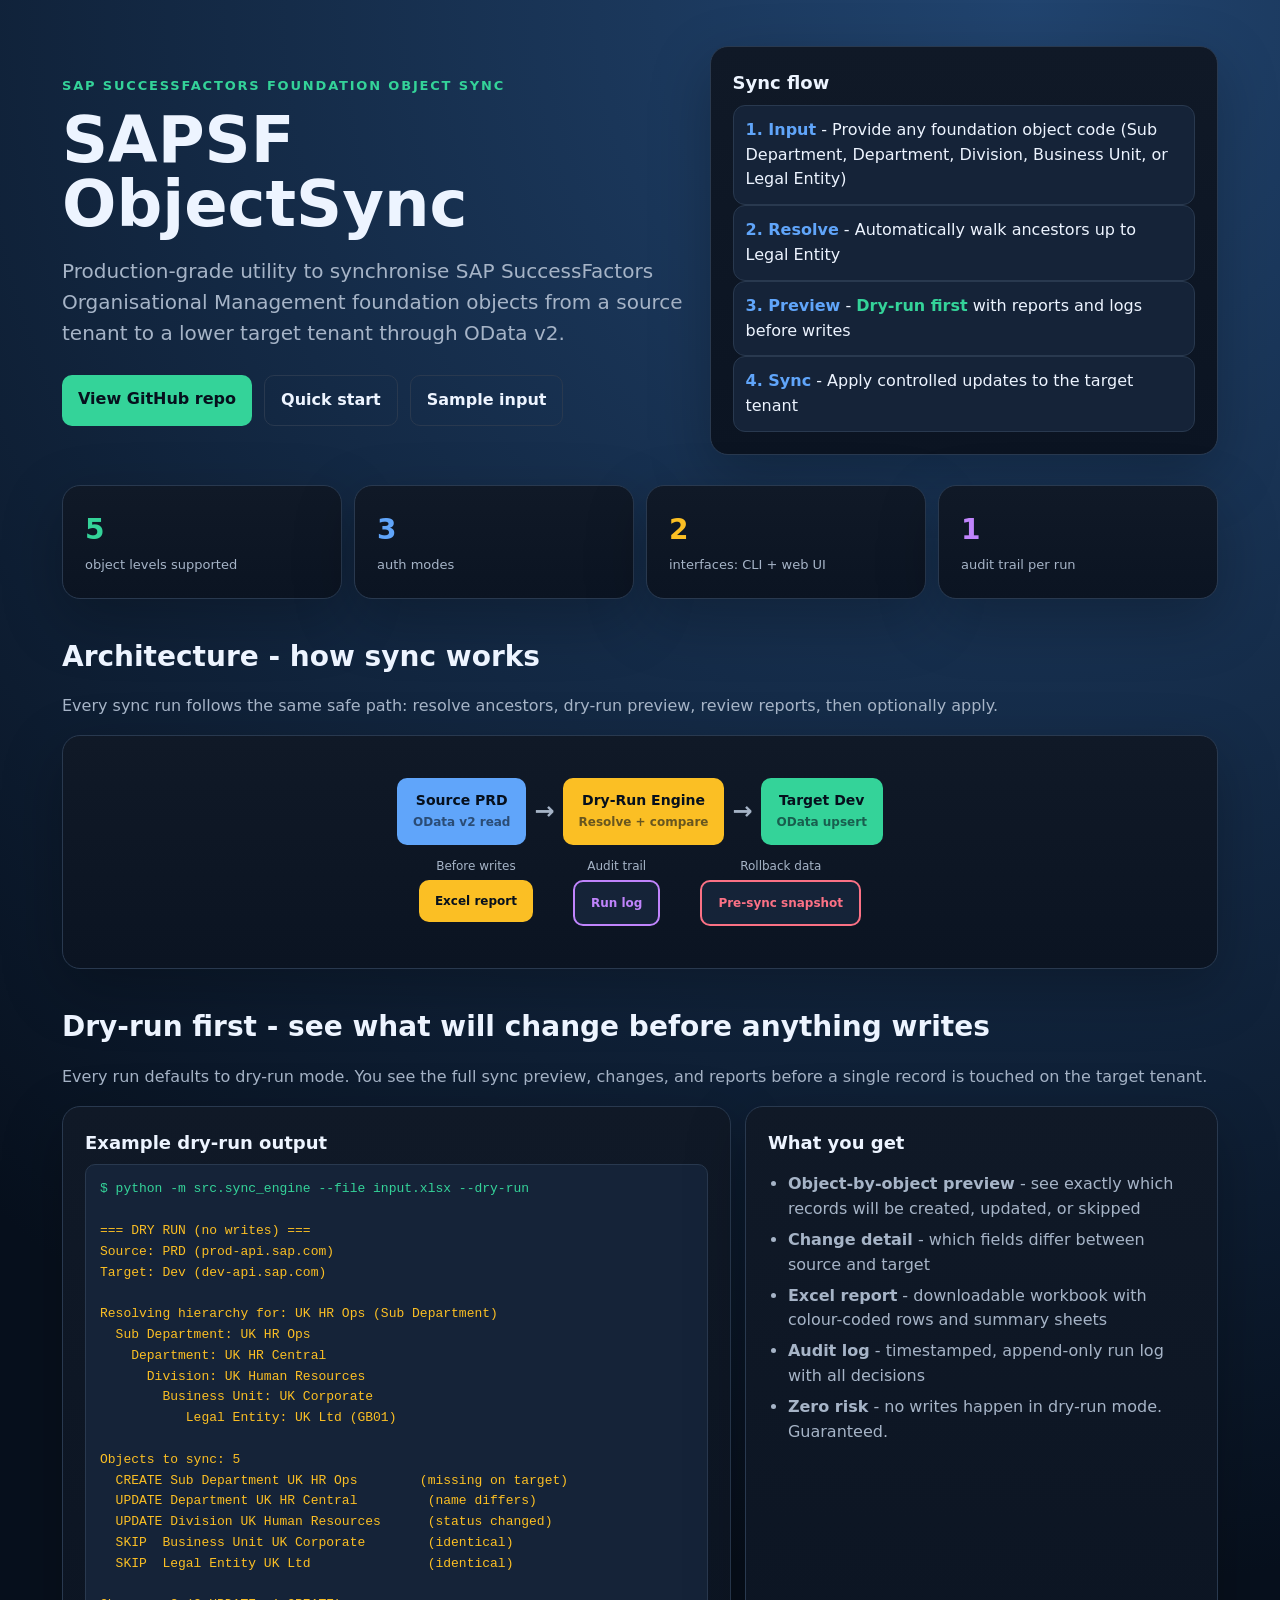
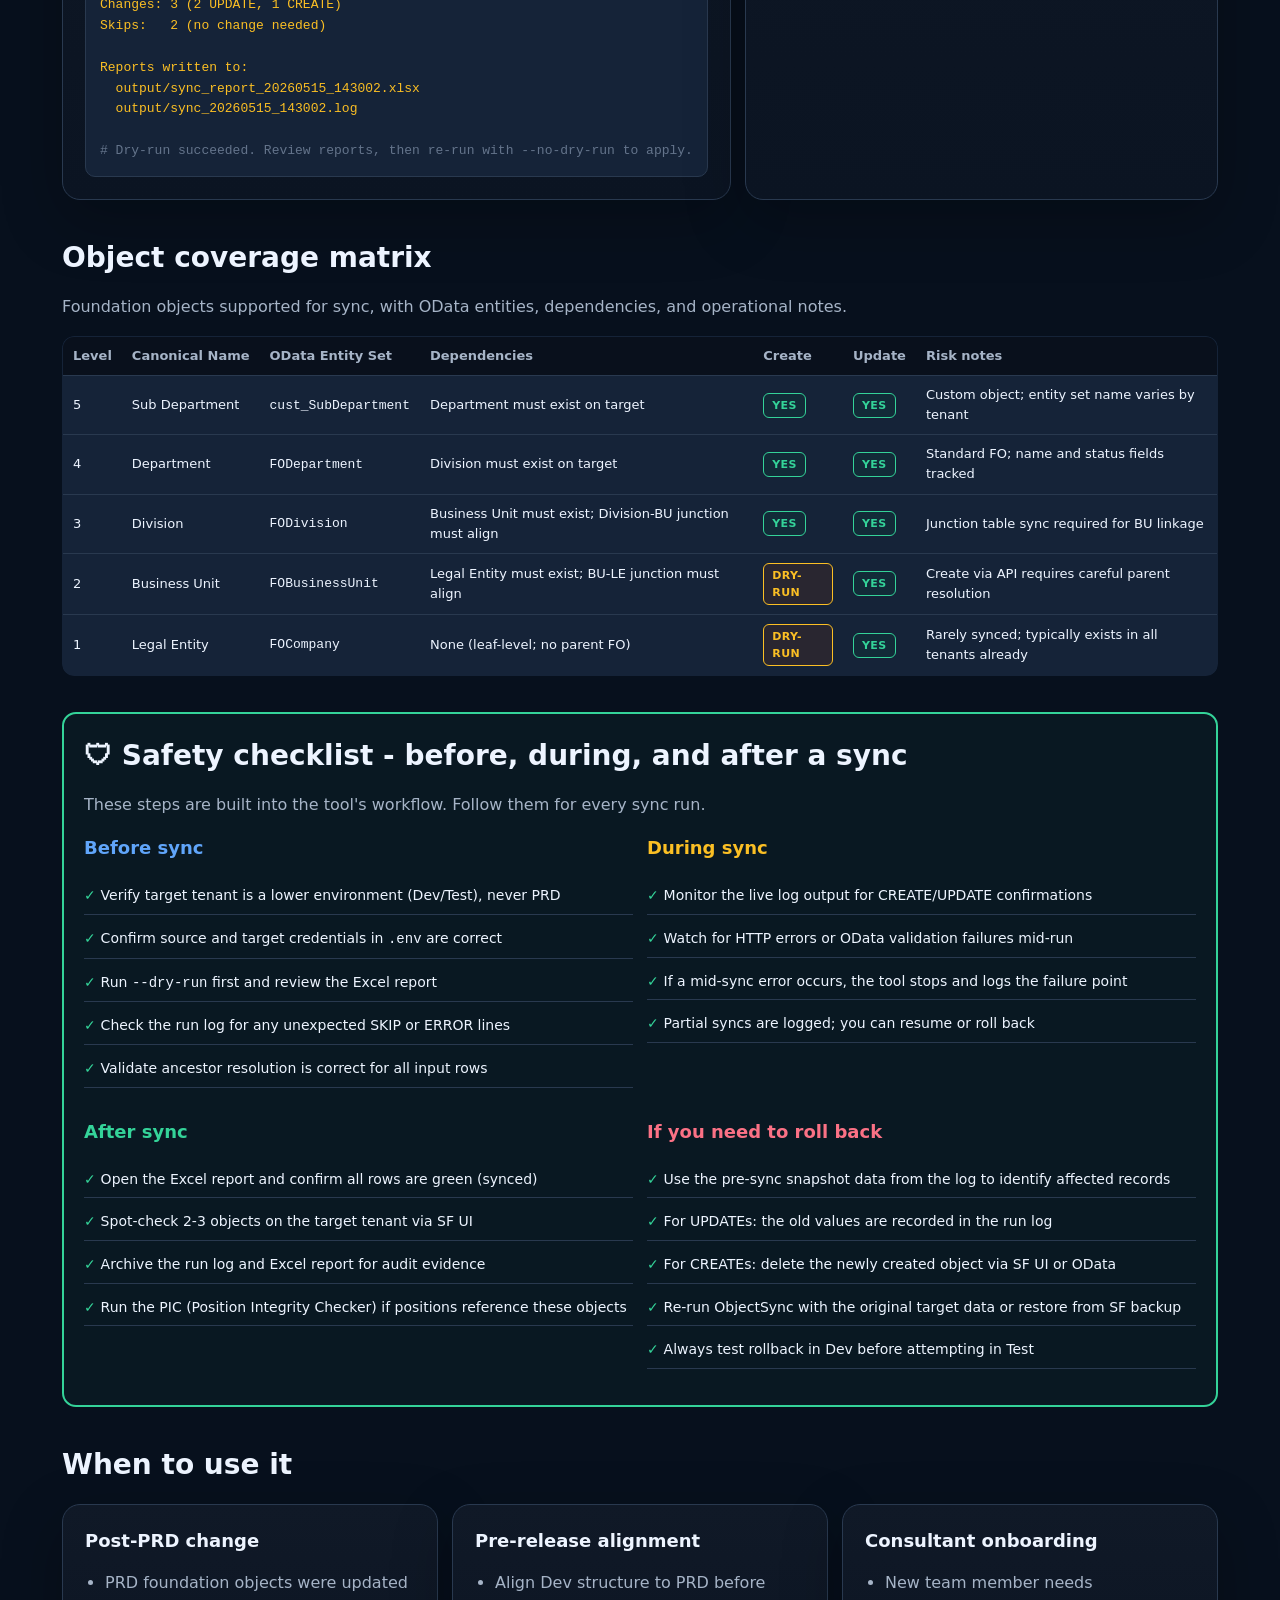
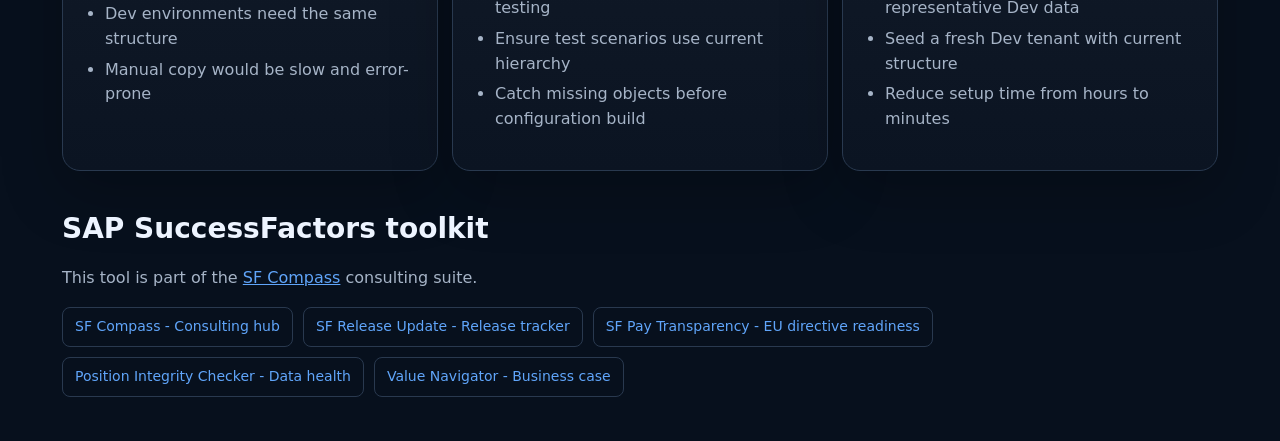
<file: index.html>
<!DOCTYPE html>
<html lang="en">
<head>
  <meta charset="UTF-8">
  <meta name="viewport" content="width=device-width, initial-scale=1.0">
  <title>SAPSF ObjectSync</title>
    <link rel="icon" type="image/svg+xml" href="favicon.svg">
  <meta name="description" content="SAP SuccessFactors foundation object synchronisation for PRD to lower tenant sync, with dry-run, audit logs, CLI, Python library, and Flask web UI.">
  <meta property="og:title" content="SAPSF ObjectSync">
  <meta property="og:description" content="Synchronise SAP SuccessFactors OM foundation objects from source to target tenants with dry-run safety and detailed output reports.">
  <meta property="og:image" content="https://sahirvhora.github.io/sf-object-sync/preview.svg">
  <meta property="og:type" content="website">
<meta property="og:url" content="https://sahirvhora.github.io/sf-object-sync">
<link rel="canonical" href="https://sahirvhora.github.io/sf-object-sync">
<meta name="robots" content="index, follow">
  <meta name="twitter:card" content="summary_large_image">
  <meta name="twitter:image" content="https://sahirvhora.github.io/sf-object-sync/preview.svg">
  <style>
    :root { color-scheme: dark; --bg:#07101d; --panel:#101927; --panel2:#152338; --line:#29394f; --text:#edf4ff; --muted:#a6b4c7; --blue:#60a5fa; --green:#34d399; --red:#fb7185; --gold:#fbbf24; --purple:#c084fc; }
    * { box-sizing:border-box; }
    body { margin:0; font-family:Inter, ui-sans-serif, system-ui, -apple-system, BlinkMacSystemFont, "Segoe UI", sans-serif; background:radial-gradient(circle at 80% 0%, #21446f 0, var(--bg) 42%); color:var(--text); line-height:1.55; }
    .wrap { max-width:1200px; margin:0 auto; padding:46px 22px; }
    .hero { display:grid; grid-template-columns:1.1fr .9fr; gap:26px; align-items:center; }
    .eyebrow { color:var(--green); text-transform:uppercase; letter-spacing:.14em; font-size:13px; font-weight:800; }
    h1 { margin:12px 0 16px; font-size:clamp(34px,6vw,64px); line-height:1; }
    h2 { margin:0 0 14px; font-size:clamp(20px,3vw,28px); }
    h3 { font-size:18px; margin:0 0 8px; }
    .lead { color:var(--muted); font-size:20px; max-width:760px; }
    .actions { display:flex; flex-wrap:wrap; gap:12px; margin-top:26px; }
    a.btn { color:#06101d; background:var(--green); padding:12px 16px; border-radius:10px; text-decoration:none; font-weight:800; }
    a.btn.secondary { color:var(--text); background:transparent; border:1px solid var(--line); }
    .section { margin-top:36px; }
    .panel, .card { background:linear-gradient(180deg,var(--panel),#0b1422); border:1px solid var(--line); border-radius:18px; padding:22px; box-shadow:0 20px 60px rgba(0,0,0,.25); }
    .metrics { display:grid; grid-template-columns:repeat(4,1fr); gap:12px; margin:30px 0; }
    .metric strong { display:block; font-size:28px; }
    .metric .muted-sub { font-size:13px; color:var(--muted); margin-top:4px; display:block; }
    .grid2 { display:grid; grid-template-columns:repeat(2,1fr); gap:14px; }
    .grid3 { display:grid; grid-template-columns:repeat(3,1fr); gap:14px; margin-top:18px; }
    .grid4 { display:grid; grid-template-columns:repeat(4,1fr); gap:14px; margin-top:18px; }
    ul { padding-left:20px; color:var(--muted); }
    li { margin-bottom:6px; }
    .safe { color:var(--green); font-weight:800; }
    table { width:100%; border-collapse:collapse; background:var(--panel2); border:1px solid var(--line); border-radius:12px; overflow:hidden; font-size:13px; }
    th, td { padding:9px 10px; border-bottom:1px solid var(--line); text-align:left; }
    th { color:var(--muted); font-weight:700; background:#09101c; white-space:nowrap; }
    tr:hover td { background:rgba(96,165,250,.04); }
    .table-wrap { overflow-x:auto; margin-top:12px; border-radius:12px; }
    .badge { display:inline-block; padding:3px 8px; border-radius:6px; font-size:11px; font-weight:800; letter-spacing:.04em; }
    .badge-yes { background:#064e3b33; color:var(--green); border:1px solid var(--green); }
    .badge-dry { background:#78350f33; color:var(--gold); border:1px solid var(--gold); }
    .badge-na { background:#1e1b4b33; color:var(--purple); border:1px solid var(--purple); }
    .step { background:var(--panel2); border:1px solid var(--line); border-radius:12px; padding:12px; }
    .step b { color:var(--blue); }
    .checklist { list-style:none; padding:0; }
    .checklist li { padding:7px 0; border-bottom:1px solid var(--line); color:var(--text); font-size:14px; }
    .checklist li::before { content:"✓  "; color:var(--green); font-weight:800; }
    .safe-box { border:2px solid var(--green); border-radius:14px; padding:20px; background:rgba(52,211,153,.04); }
    .safe-box strong { color:var(--green); }
    .related { display:flex; flex-wrap:wrap; gap:10px; margin-top:14px; }
    .related a { color:var(--blue); border:1px solid var(--line); border-radius:8px; padding:8px 12px; text-decoration:none; font-size:14px; }
    .related a:hover { border-color:var(--blue); }
    .arch { text-align:center; margin:20px 0; }
    .arch-row { display:flex; gap:8px; justify-content:center; align-items:center; flex-wrap:wrap; }
    .arch-box { padding:12px 16px; border-radius:10px; font-weight:700; font-size:14px; min-width:110px; text-align:center; }
    .arch-src { background:var(--blue); color:#06101d; }
    .arch-dry { background:var(--gold); color:#06101d; }
    .arch-tgt { background:var(--green); color:#06101d; }
    .arch-log { background:var(--panel2); border:2px solid var(--purple); color:var(--purple); }
    .arch-arrow { color:var(--muted); font-size:24px; font-weight:800; }
    .arch-label { color:var(--muted); font-size:12px; margin-top:4px; }
    .code-block { background:var(--panel2); border:1px solid var(--line); border-radius:10px; padding:14px; font-family:"Cascadia Code","Fira Code",monospace; font-size:13px; color:var(--muted); overflow-x:auto; white-space:pre; line-height:1.6; }
    .code-block .cmd { color:var(--green); }
    .code-block .comment { color:#64748b; }
    .code-block .output { color:var(--gold); }
    @media (max-width:860px){ .hero,.grid2,.grid3,.grid4,.metrics{grid-template-columns:1fr} .wrap{padding:30px 16px} }
  </style>
</head>
<body>
  <main class="wrap">
    <!-- ===== HERO ===== -->
    <section class="hero">
      <div>
        <div class="eyebrow">SAP SuccessFactors foundation object sync</div>
        <h1>SAPSF ObjectSync</h1>
        <p class="lead">Production-grade utility to synchronise SAP SuccessFactors Organisational Management foundation objects from a source tenant to a lower target tenant through OData v2.</p>
        <div class="actions">
          <a class="btn" href="https://github.com/SahirVhora/sf-object-sync">View GitHub repo</a>
          <a class="btn secondary" href="https://github.com/SahirVhora/sf-object-sync#quick-start">Quick start</a>
          <a class="btn secondary" href="https://github.com/SahirVhora/sf-object-sync/tree/main/sample_data">Sample input</a>
        </div>
      </div>
      <aside class="card">
        <h3>Sync flow</h3>
        <div class="step"><b>1. Input</b> - Provide any foundation object code (Sub Department, Department, Division, Business Unit, or Legal Entity)</div>
        <div class="step"><b>2. Resolve</b> - Automatically walk ancestors up to Legal Entity</div>
        <div class="step"><b>3. Preview</b> - <span class="safe">Dry-run first</span> with reports and logs before writes</div>
        <div class="step"><b>4. Sync</b> - Apply controlled updates to the target tenant</div>
      </aside>
    </section>

    <!-- ===== METRICS ===== -->
    <section class="metrics">
      <div class="panel metric"><strong style="color:var(--green)">5</strong><span class="muted-sub">object levels supported</span></div>
      <div class="panel metric"><strong style="color:var(--blue)">3</strong><span class="muted-sub">auth modes</span></div>
      <div class="panel metric"><strong style="color:var(--gold)">2</strong><span class="muted-sub">interfaces: CLI + web UI</span></div>
      <div class="panel metric"><strong style="color:var(--purple)">1</strong><span class="muted-sub">audit trail per run</span></div>
    </section>

    <!-- ===== ARCHITECTURE DIAGRAM ===== -->
    <section class="section">
      <h2>Architecture - how sync works</h2>
      <p style="color:var(--muted);margin-bottom:16px">Every sync run follows the same safe path: resolve ancestors, dry-run preview, review reports, then optionally apply.</p>
      <div class="card">
        <div class="arch">
          <div class="arch-row" style="margin-bottom:12px">
            <div class="arch-box arch-src">Source PRD<br><span class="arch-label" style="color:#06101d99">OData v2 read</span></div>
            <div class="arch-arrow">&#8594;</div>
            <div class="arch-box arch-dry">Dry-Run Engine<br><span class="arch-label" style="color:#06101d99">Resolve + compare</span></div>
            <div class="arch-arrow">&#8594;</div>
            <div class="arch-box arch-tgt">Target Dev<br><span class="arch-label" style="color:#06101d99">OData upsert</span></div>
          </div>
          <div style="display:flex;justify-content:center;gap:40px;flex-wrap:wrap;margin-top:8px">
            <div style="text-align:center">
              <div style="color:var(--muted);font-size:12px;margin-bottom:4px">Before writes</div>
              <div class="arch-box arch-dry" style="font-size:12px;min-width:80px">Excel report</div>
            </div>
            <div style="text-align:center">
              <div style="color:var(--muted);font-size:12px;margin-bottom:4px">Audit trail</div>
              <div class="arch-box arch-log" style="font-size:12px;min-width:80px">Run log</div>
            </div>
            <div style="text-align:center">
              <div style="color:var(--muted);font-size:12px;margin-bottom:4px">Rollback data</div>
              <div class="arch-box" style="background:var(--panel2);border:2px solid var(--red);color:var(--red);font-size:12px;min-width:80px">Pre-sync snapshot</div>
            </div>
          </div>
        </div>
      </div>
    </section>

    <!-- ===== DRY-RUN DEMO ===== -->
    <section class="section">
      <h2>Dry-run first - see what will change before anything writes</h2>
      <p style="color:var(--muted)">Every run defaults to dry-run mode. You see the full sync preview, changes, and reports before a single record is touched on the target tenant.</p>
      <div class="grid2">
        <div class="card">
          <h3>Example dry-run output</h3>
          <div class="code-block"><span class="cmd">$ python -m src.sync_engine --file input.xlsx --dry-run</span>

<span class="output">=== DRY RUN (no writes) ===
Source: PRD (prod-api.sap.com)
Target: Dev (dev-api.sap.com)

Resolving hierarchy for: UK HR Ops (Sub Department)
  Sub Department: UK HR Ops
    Department: UK HR Central
      Division: UK Human Resources
        Business Unit: UK Corporate
           Legal Entity: UK Ltd (GB01)

Objects to sync: 5
  CREATE Sub Department UK HR Ops        (missing on target)
  UPDATE Department UK HR Central         (name differs)
  UPDATE Division UK Human Resources      (status changed)
  SKIP  Business Unit UK Corporate        (identical)
  SKIP  Legal Entity UK Ltd               (identical)

Changes: 3 (2 UPDATE, 1 CREATE)
Skips:   2 (no change needed)

Reports written to:
  output/sync_report_20260515_143002.xlsx
  output/sync_20260515_143002.log

<span class="comment"># Dry-run succeeded. Review reports, then re-run with --no-dry-run to apply.</span></span></div>
        </div>
        <div class="card">
          <h3>What you get</h3>
          <ul style="padding-left:20px">
            <li><b>Object-by-object preview</b> - see exactly which records will be created, updated, or skipped</li>
            <li><b>Change detail</b> - which fields differ between source and target</li>
            <li><b>Excel report</b> - downloadable workbook with colour-coded rows and summary sheets</li>
            <li><b>Audit log</b> - timestamped, append-only run log with all decisions</li>
            <li><b>Zero risk</b> - no writes happen in dry-run mode. Guaranteed.</li>
          </ul>
        </div>
      </div>
    </section>

    <!-- ===== OBJECT COVERAGE MATRIX ===== -->
    <section class="section">
      <h2>Object coverage matrix</h2>
      <p style="color:var(--muted)">Foundation objects supported for sync, with OData entities, dependencies, and operational notes.</p>
      <div class="table-wrap">
        <table>
          <thead>
            <tr>
              <th>Level</th><th>Canonical Name</th><th>OData Entity Set</th><th>Dependencies</th><th>Create</th><th>Update</th><th>Risk notes</th>
            </tr>
          </thead>
          <tbody>
            <tr>
              <td>5</td><td>Sub Department</td><td><code>cust_SubDepartment</code></td><td>Department must exist on target</td><td><span class="badge badge-yes">YES</span></td><td><span class="badge badge-yes">YES</span></td><td>Custom object; entity set name varies by tenant</td>
            </tr>
            <tr>
              <td>4</td><td>Department</td><td><code>FODepartment</code></td><td>Division must exist on target</td><td><span class="badge badge-yes">YES</span></td><td><span class="badge badge-yes">YES</span></td><td>Standard FO; name and status fields tracked</td>
            </tr>
            <tr>
              <td>3</td><td>Division</td><td><code>FODivision</code></td><td>Business Unit must exist; Division-BU junction must align</td><td><span class="badge badge-yes">YES</span></td><td><span class="badge badge-yes">YES</span></td><td>Junction table sync required for BU linkage</td>
            </tr>
            <tr>
              <td>2</td><td>Business Unit</td><td><code>FOBusinessUnit</code></td><td>Legal Entity must exist; BU-LE junction must align</td><td><span class="badge badge-dry">DRY-RUN</span></td><td><span class="badge badge-yes">YES</span></td><td>Create via API requires careful parent resolution</td>
            </tr>
            <tr>
              <td>1</td><td>Legal Entity</td><td><code>FOCompany</code></td><td>None (leaf-level; no parent FO)</td><td><span class="badge badge-dry">DRY-RUN</span></td><td><span class="badge badge-yes">YES</span></td><td>Rarely synced; typically exists in all tenants already</td>
            </tr>
          </tbody>
        </table>
      </div>
    </section>

    <!-- ===== SAFETY & ROLLBACK ===== -->
    <section class="section">
      <div class="safe-box">
        <h2>&#128737; Safety checklist - before, during, and after a sync</h2>
        <p style="color:var(--muted);margin-bottom:16px">These steps are built into the tool's workflow. Follow them for every sync run.</p>
        <div class="grid2">
          <div>
            <h3 style="color:var(--blue)">Before sync</h3>
            <ul class="checklist">
              <li>Verify target tenant is a lower environment (Dev/Test), never PRD</li>
              <li>Confirm source and target credentials in <code>.env</code> are correct</li>
              <li>Run <code>--dry-run</code> first and review the Excel report</li>
              <li>Check the run log for any unexpected SKIP or ERROR lines</li>
              <li>Validate ancestor resolution is correct for all input rows</li>
            </ul>
          </div>
          <div>
            <h3 style="color:var(--gold)">During sync</h3>
            <ul class="checklist">
              <li>Monitor the live log output for CREATE/UPDATE confirmations</li>
              <li>Watch for HTTP errors or OData validation failures mid-run</li>
              <li>If a mid-sync error occurs, the tool stops and logs the failure point</li>
              <li>Partial syncs are logged; you can resume or roll back</li>
            </ul>
          </div>
        </div>
        <div class="grid2" style="margin-top:14px">
          <div>
            <h3 style="color:var(--green)">After sync</h3>
            <ul class="checklist">
              <li>Open the Excel report and confirm all rows are green (synced)</li>
              <li>Spot-check 2-3 objects on the target tenant via SF UI</li>
              <li>Archive the run log and Excel report for audit evidence</li>
              <li>Run the PIC (Position Integrity Checker) if positions reference these objects</li>
            </ul>
          </div>
          <div>
            <h3 style="color:var(--red)">If you need to roll back</h3>
            <ul class="checklist">
              <li>Use the pre-sync snapshot data from the log to identify affected records</li>
              <li>For UPDATEs: the old values are recorded in the run log</li>
              <li>For CREATEs: delete the newly created object via SF UI or OData</li>
              <li>Re-run ObjectSync with the original target data or restore from SF backup</li>
              <li>Always test rollback in Dev before attempting in Test</li>
            </ul>
          </div>
        </div>
      </div>
    </section>

    <!-- ===== USE CASES ===== -->
    <section class="section">
      <h2>When to use it</h2>
      <div class="grid3">
        <div class="panel"><h3>Post-PRD change</h3><ul><li>PRD foundation objects were updated</li><li>Dev environments need the same structure</li><li>Manual copy would be slow and error-prone</li></ul></div>
        <div class="panel"><h3>Pre-release alignment</h3><ul><li>Align Dev structure to PRD before testing</li><li>Ensure test scenarios use current hierarchy</li><li>Catch missing objects before configuration build</li></ul></div>
        <div class="panel"><h3>Consultant onboarding</h3><ul><li>New team member needs representative Dev data</li><li>Seed a fresh Dev tenant with current structure</li><li>Reduce setup time from hours to minutes</li></ul></div>
      </div>
    </section>

    <!-- ===== RELATED TOOLS ===== -->
    <section class="section">
      <h2>SAP SuccessFactors toolkit</h2>
      <p style="color:var(--muted)">This tool is part of the <a href="https://sahirvhora.github.io/sf-compass/" style="color:var(--blue)">SF Compass</a> consulting suite.</p>
      <div class="related">
        <a href="https://sahirvhora.github.io/sf-compass/">SF Compass - Consulting hub</a>
        <a href="https://sahirvhora.github.io/sf-release-update/">SF Release Update - Release tracker</a>
        <a href="https://sahirvhora.github.io/sf-pay-transparency/">SF Pay Transparency - EU directive readiness</a>
        <a href="https://sahirvhora.github.io/sf-position-integrity-checker/">Position Integrity Checker - Data health</a>
        <a href="https://sahirvhora.github.io/sf-value-navigator/">Value Navigator - Business case</a>
      </div>
    </section>
  </main>
</body>
</html>
</file>
